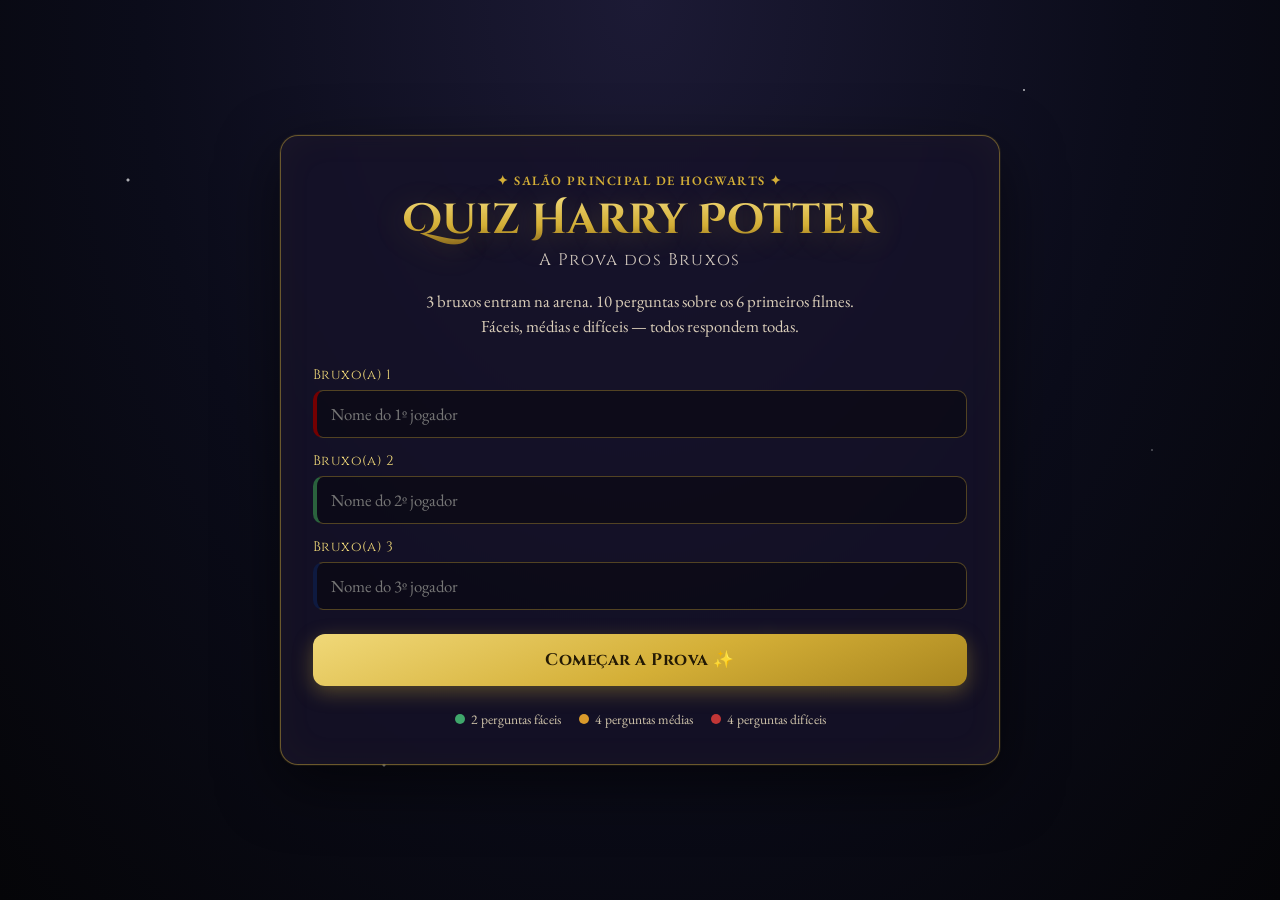
<file: harry-potter-quiz/index.html>
<!DOCTYPE html>
<html lang="pt-BR">
<head>
<meta charset="UTF-8">
<meta name="viewport" content="width=device-width, initial-scale=1.0">
<title>Quiz Harry Potter — A Prova dos Bruxos</title>
<link rel="preconnect" href="https://fonts.googleapis.com">
<link href="https://fonts.googleapis.com/css2?family=Cinzel+Decorative:wght@700;900&family=Cinzel:wght@400;600;700&family=EB+Garamond:ital,wght@0,400;0,600;1,400&display=swap" rel="stylesheet">
<link rel="stylesheet" href="style.css">
</head>
<body>

<div class="stars" id="stars"></div>

<main id="app" class="app">

  <!-- TELA 1: BOAS-VINDAS / CADASTRO -->
  <section id="screen-welcome" class="screen screen--active">
    <div class="card card--welcome">
      <p class="eyebrow">✦ Salão Principal de Hogwarts ✦</p>
      <h1 class="title">Quiz Harry Potter</h1>
      <p class="subtitle">A Prova dos Bruxos</p>
      <p class="lede">3 bruxos entram na arena. 10 perguntas sobre os 6 primeiros filmes.<br>Fáceis, médias e difíceis — todos respondem todas.</p>

      <form id="form-players" class="form-players" autocomplete="off">
        <div class="player-input player-input--1">
          <label for="p1">Bruxo(a) 1</label>
          <input type="text" id="p1" maxlength="18" placeholder="Nome do 1º jogador" required>
        </div>
        <div class="player-input player-input--2">
          <label for="p2">Bruxo(a) 2</label>
          <input type="text" id="p2" maxlength="18" placeholder="Nome do 2º jogador" required>
        </div>
        <div class="player-input player-input--3">
          <label for="p3">Bruxo(a) 3</label>
          <input type="text" id="p3" maxlength="18" placeholder="Nome do 3º jogador" required>
        </div>
        <button type="submit" class="btn btn--primary btn--big">Começar a Prova ✨</button>
      </form>

      <div class="rules">
        <div class="rules__item"><span class="dot dot--easy"></span> 2 perguntas fáceis</div>
        <div class="rules__item"><span class="dot dot--medium"></span> 4 perguntas médias</div>
        <div class="rules__item"><span class="dot dot--hard"></span> 4 perguntas difíceis</div>
      </div>
    </div>
  </section>

  <!-- TELA 2: JOGO -->
  <section id="screen-game" class="screen">
    <div class="hud">
      <div class="hud__progress">
        <span id="progress-label">Pergunta 1 de 10</span>
        <div class="progress-bar"><div id="progress-fill" class="progress-fill"></div></div>
      </div>
      <div class="hud__scores" id="hud-scores"></div>
    </div>

    <div class="card card--game">
      <div class="game-top">
        <span id="difficulty-badge" class="badge">Fácil</span>
        <div class="movie-tag" id="movie-tag">Filme 1</div>
      </div>

      <div class="turn-banner" id="turn-banner">
        <span class="turn-banner__wand">🪄</span>
        <span>Vez de <strong id="turn-player-name">—</strong> responder</span>
      </div>

      <div class="timer-wrap">
        <div id="timer-fill" class="timer-fill"></div>
      </div>

      <h2 id="question-text" class="question-text">Carregando pergunta...</h2>

      <div id="answers" class="answers"></div>

      <div class="game-footer">
        <p id="feedback-text" class="feedback-text"></p>
        <button id="btn-next" class="btn btn--primary btn--next" hidden>Próximo ➜</button>
      </div>
    </div>
  </section>

  <!-- TELA 3: RESULTADO -->
  <section id="screen-result" class="screen">
    <div class="card card--result">
      <p class="eyebrow">✦ A Prova terminou ✦</p>
      <h1 class="title title--small" id="winner-title">E o Campeão de Hogwarts é...</h1>

      <div id="podium" class="podium"></div>

      <div id="result-details" class="result-details"></div>

      <button id="btn-restart" class="btn btn--primary btn--big">Jogar Novamente 🔁</button>
    </div>
  </section>

</main>

<div id="confetti-layer" class="confetti-layer"></div>

<script src="script.js"></script>
</body>
</html>
</file>
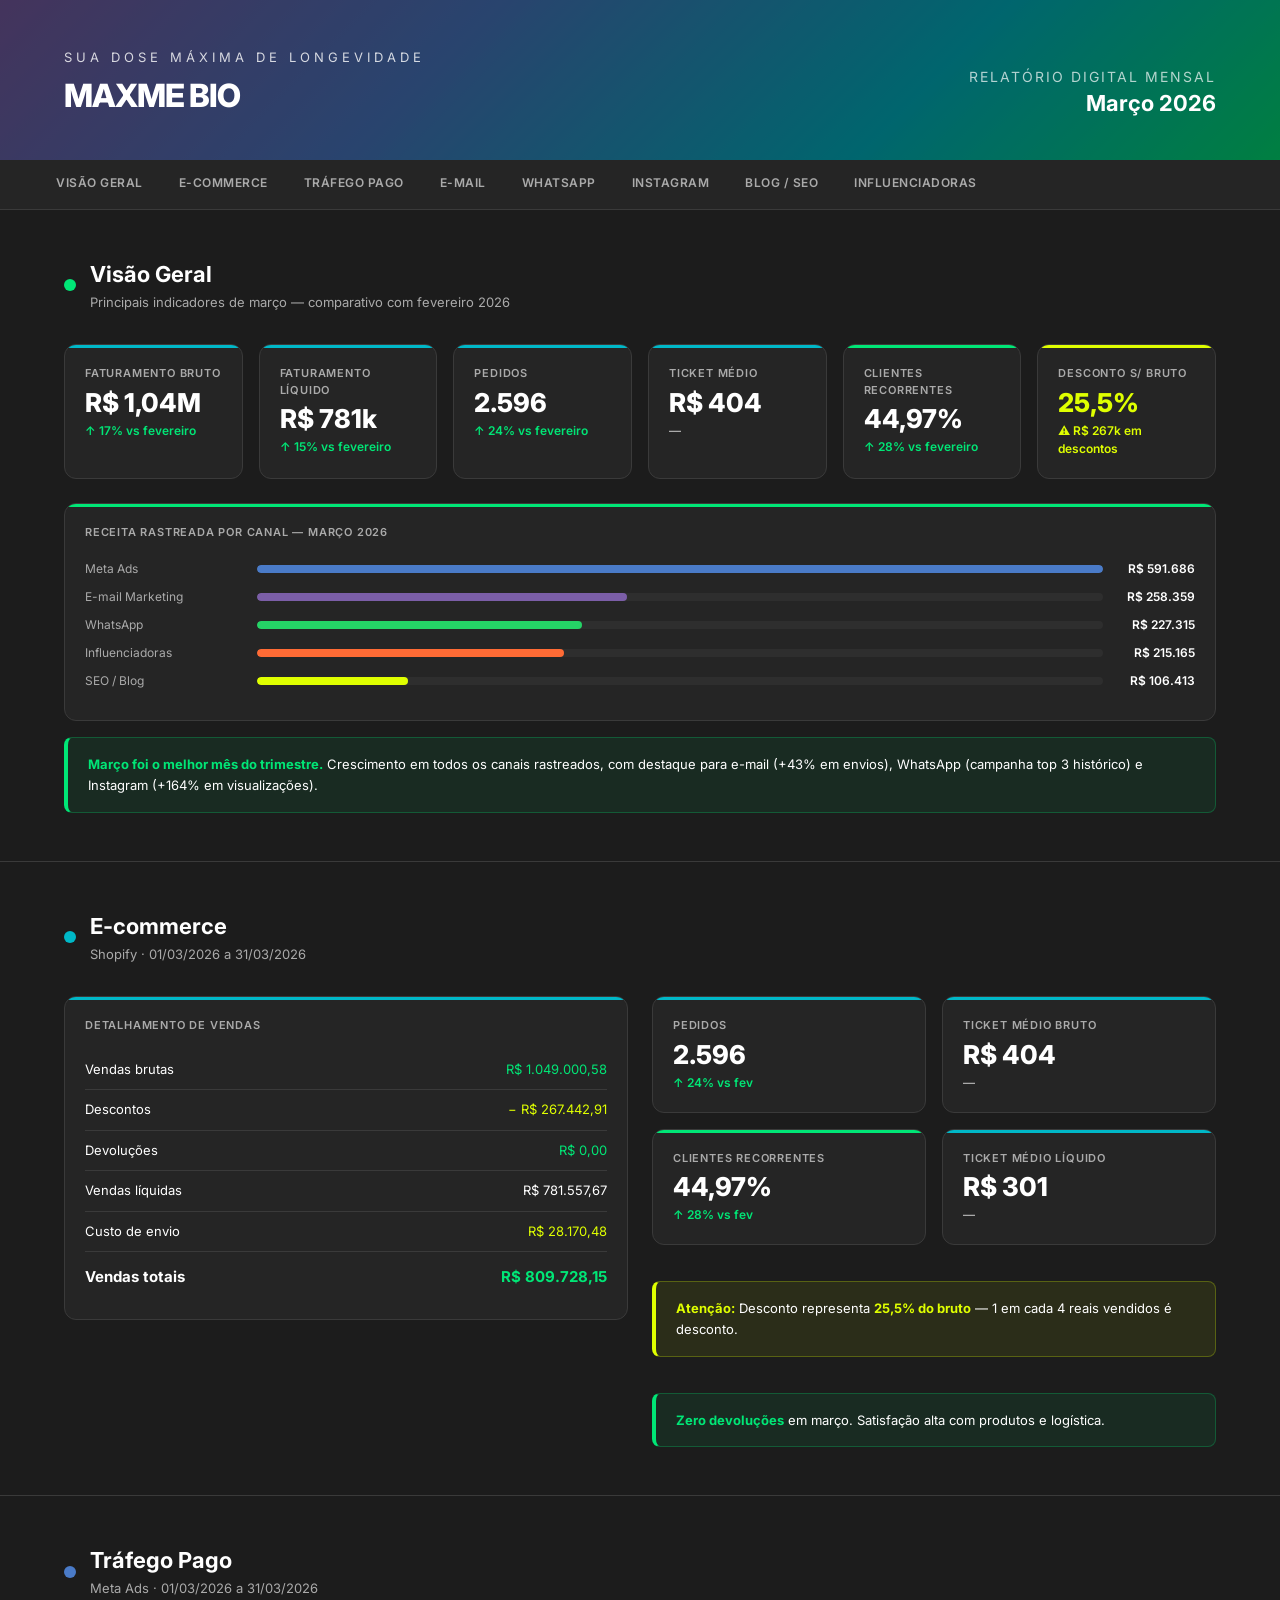
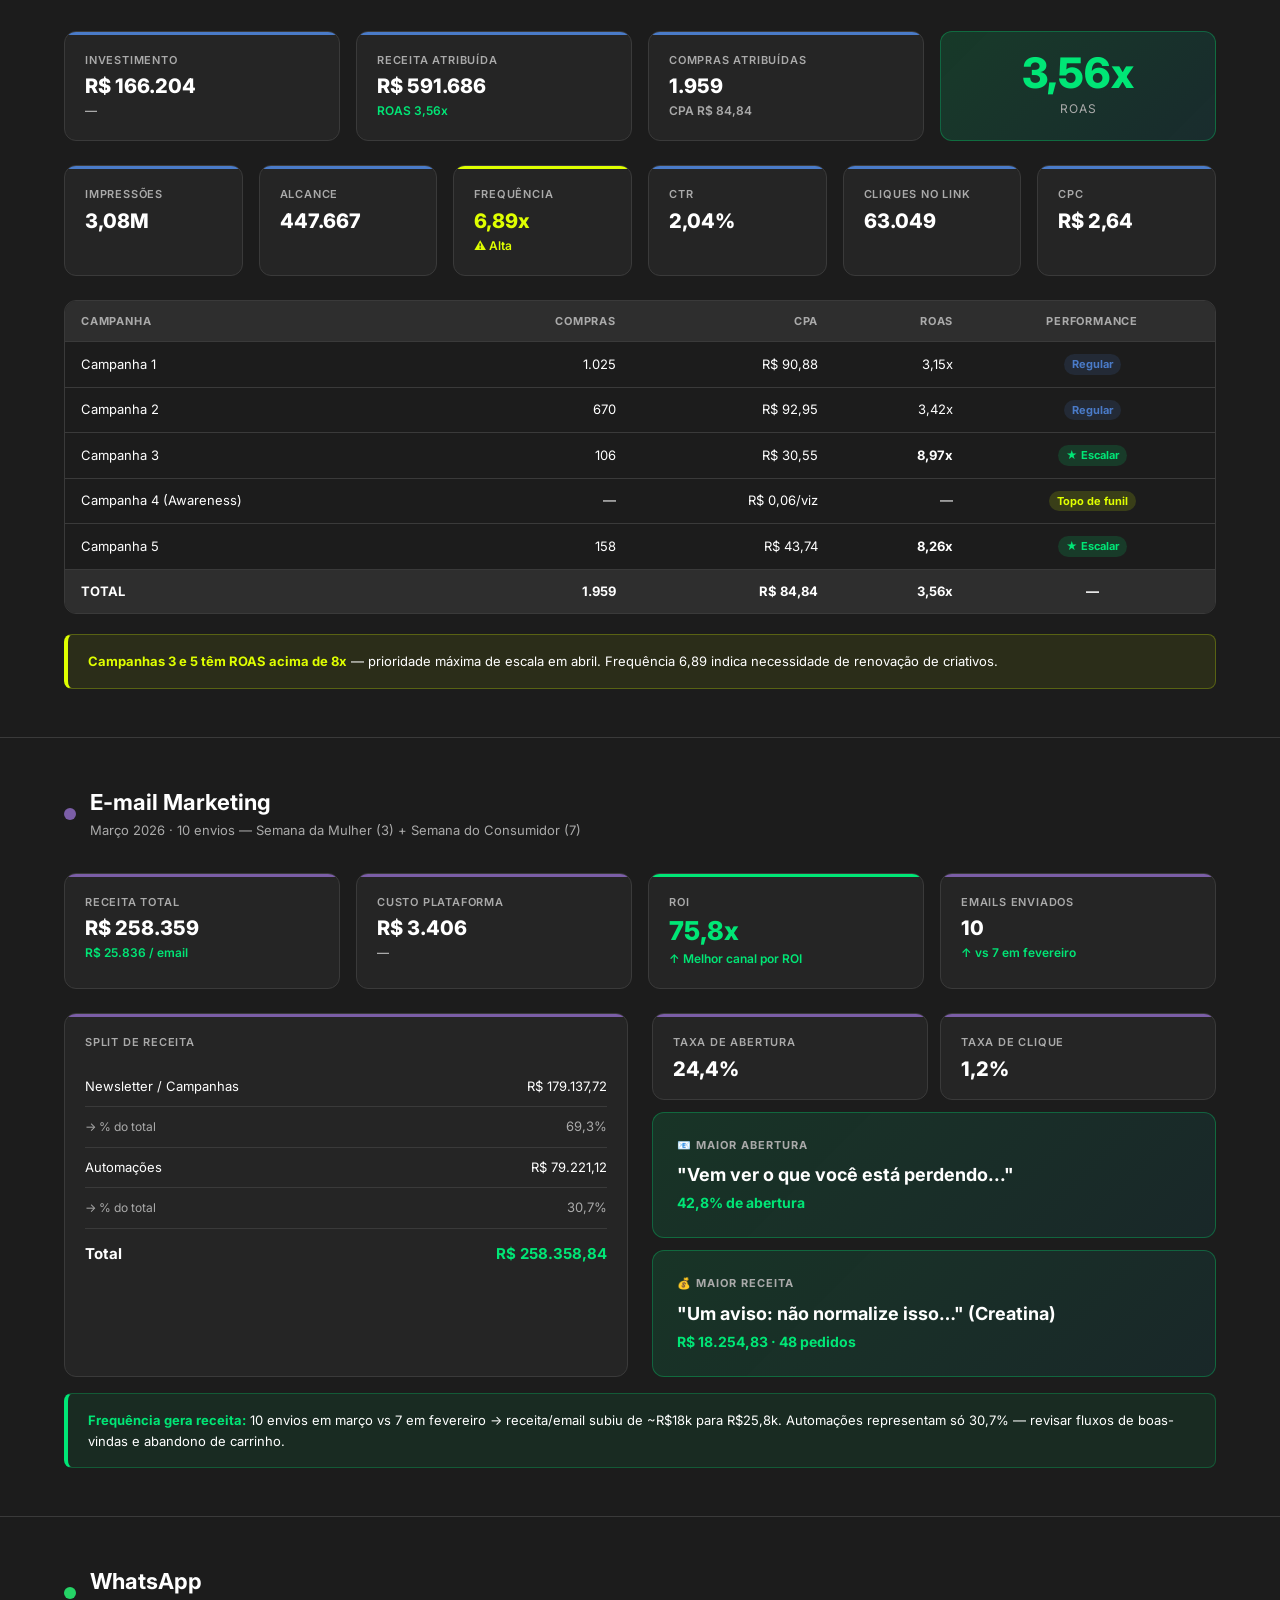
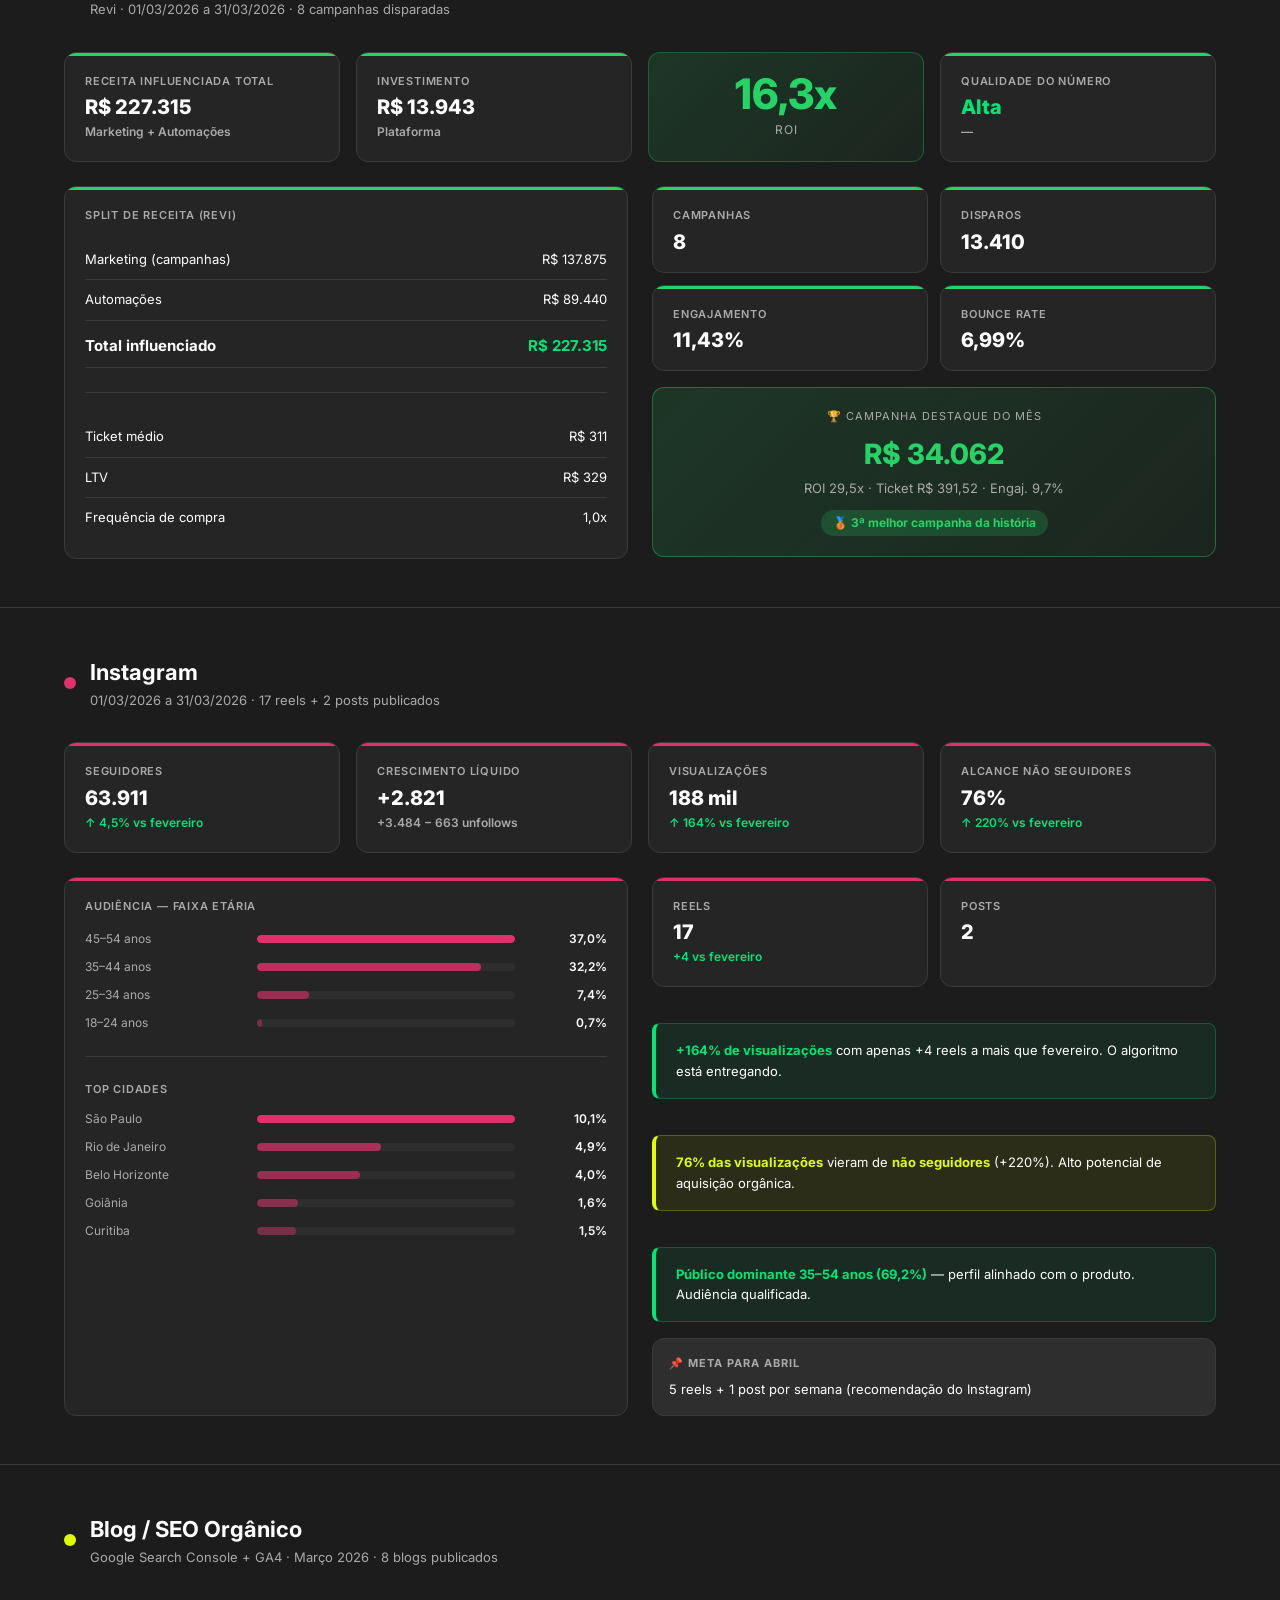
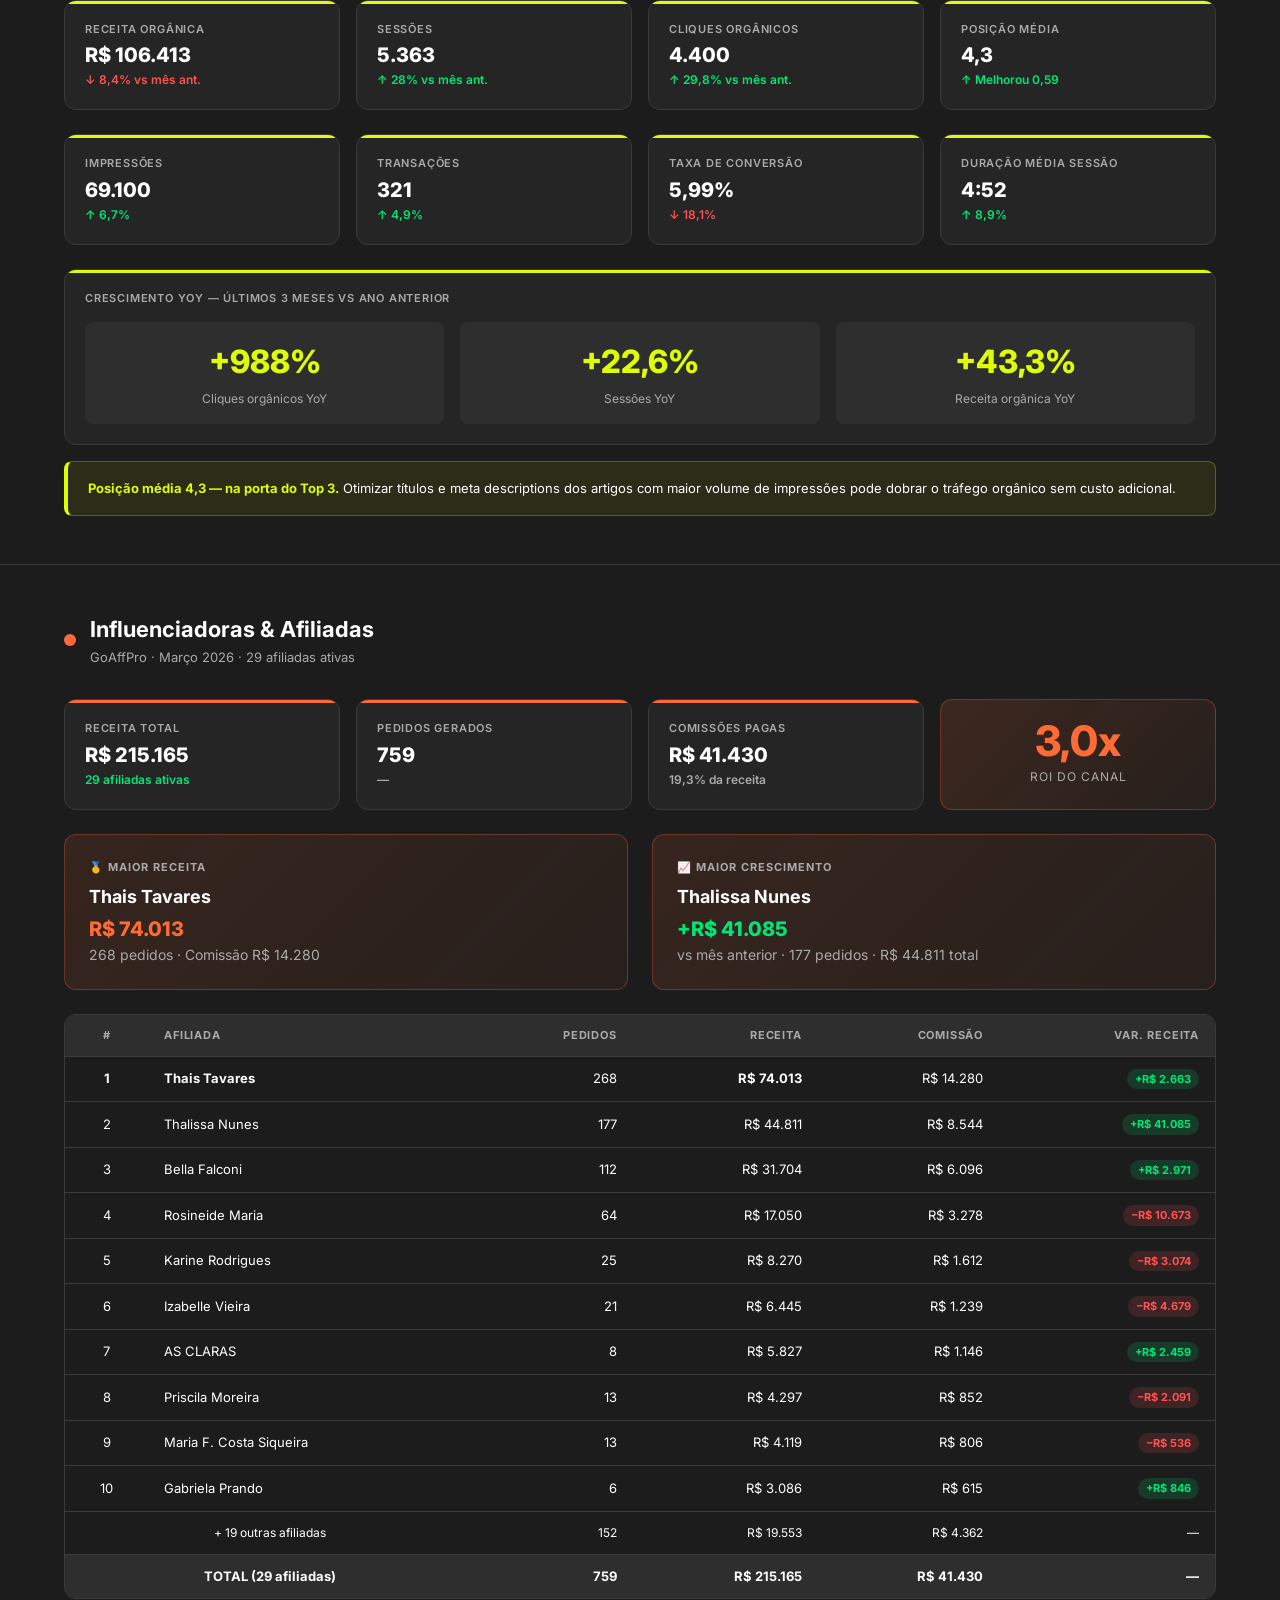
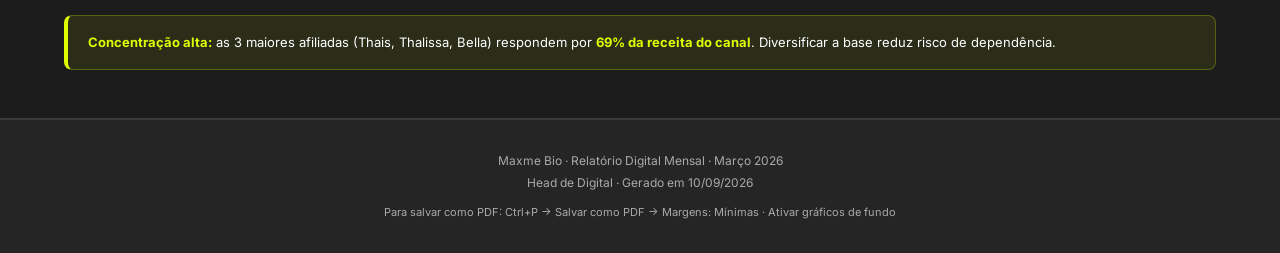
<file: reports/maxme-bio/marco-2026/relatorio-marco-2026.html>
<!DOCTYPE html>
<html lang="pt-BR">
<head>
<meta charset="UTF-8">
<meta name="viewport" content="width=device-width, initial-scale=1.0">
<title>Maxme Bio — Relatório Digital | Março 2026</title>
<style>
  @import url('https://fonts.googleapis.com/css2?family=Inter:wght@300;400;500;600;700;800&display=swap');

  *, *::before, *::after { box-sizing: border-box; margin: 0; padding: 0; }

  :root {
    --bg: #1C1C1C;
    --surface: #252525;
    --surface2: #2E2E2E;
    --border: #3A3A3A;
    --text: #FFFFFF;
    --muted: #AAAAAA;
    --green: #00E676;
    --yellow: #DFFF00;
    --red: #FF5252;
    --orange: #FF6B35;
    --blue: #4A7BC8;
    --teal: #00B8C8;
    --purple: #7B5EA7;
    --wa: #25D366;
    --ig: #E1306C;
  }

  body {
    font-family: 'Inter', sans-serif;
    background: var(--bg);
    color: var(--text);
    line-height: 1.5;
    padding: 0;
  }

  @media print {
    body { background: #fff; color: #111; }
    .no-print { display: none !important; }
    .section { break-inside: avoid; page-break-inside: avoid; }
    .card { background: #f5f5f5 !important; border: 1px solid #ddd !important; }
    .header { background: #1C1C1C !important; -webkit-print-color-adjust: exact; print-color-adjust: exact; }
    * { -webkit-print-color-adjust: exact; print-color-adjust: exact; }
  }

  .container { max-width: 1200px; margin: 0 auto; padding: 0 24px; }

  .header {
    background: linear-gradient(135deg, #7B5EA7 0%, #4A7BC8 35%, #00B8C8 70%, #00E676 100%);
    padding: 48px 0 40px;
    position: relative;
    overflow: hidden;
  }
  .header::before {
    content: '';
    position: absolute;
    inset: 0;
    background: rgba(0,0,0,0.45);
  }
  .header .container { position: relative; z-index: 1; display: flex; justify-content: space-between; align-items: flex-end; flex-wrap: wrap; gap: 16px; }
  .brand { font-size: 32px; font-weight: 800; letter-spacing: -1px; color: #fff; }
  .brand span { font-size: 13px; font-weight: 400; letter-spacing: 4px; text-transform: uppercase; display: block; opacity: 0.8; margin-bottom: 4px; }
  .header-meta { text-align: right; }
  .header-meta .period { font-size: 14px; color: rgba(255,255,255,0.7); text-transform: uppercase; letter-spacing: 2px; }
  .header-meta .title { font-size: 22px; font-weight: 700; color: #fff; }

  .nav {
    background: var(--surface);
    border-bottom: 1px solid var(--border);
    position: sticky;
    top: 0;
    z-index: 100;
  }
  .nav .container { display: flex; gap: 4px; overflow-x: auto; padding: 0; }
  .nav a {
    padding: 14px 16px;
    font-size: 12px;
    font-weight: 600;
    letter-spacing: 0.5px;
    text-transform: uppercase;
    color: var(--muted);
    text-decoration: none;
    white-space: nowrap;
    border-bottom: 3px solid transparent;
    transition: all 0.2s;
  }
  .nav a:hover { color: var(--text); border-color: var(--green); }

  .section { padding: 48px 0; border-bottom: 1px solid var(--border); }
  .section:last-child { border-bottom: none; }
  .section-header { display: flex; align-items: center; gap: 14px; margin-bottom: 32px; }
  .section-dot { width: 12px; height: 12px; border-radius: 50%; flex-shrink: 0; }
  .section-title { font-size: 22px; font-weight: 700; }
  .section-sub { font-size: 13px; color: var(--muted); margin-top: 2px; }

  .kpi-grid { display: grid; grid-template-columns: repeat(auto-fit, minmax(180px, 1fr)); gap: 16px; margin-bottom: 24px; }
  .kpi-grid-3 { grid-template-columns: repeat(3, 1fr); }
  .kpi-grid-4 { grid-template-columns: repeat(4, 1fr); }
  .kpi-grid-6 { grid-template-columns: repeat(6, 1fr); }

  .card {
    background: var(--surface);
    border-radius: 12px;
    padding: 20px;
    border: 1px solid var(--border);
    position: relative;
    overflow: hidden;
  }
  .card::before {
    content: '';
    position: absolute;
    top: 0; left: 0; right: 0;
    height: 3px;
    background: var(--accent, var(--green));
  }
  .card-label { font-size: 11px; font-weight: 600; color: var(--muted); text-transform: uppercase; letter-spacing: 0.8px; margin-bottom: 8px; }
  .card-value { font-size: 26px; font-weight: 800; color: var(--text); line-height: 1; }
  .card-value.sm { font-size: 20px; }
  .card-var { font-size: 12px; font-weight: 600; margin-top: 6px; }
  .pos { color: var(--green); }
  .neg { color: var(--red); }
  .warn { color: var(--yellow); }
  .neu { color: var(--muted); }

  .table-wrap { overflow-x: auto; border-radius: 12px; border: 1px solid var(--border); }
  table { width: 100%; border-collapse: collapse; font-size: 13px; }
  thead th {
    background: var(--surface2);
    padding: 12px 16px;
    text-align: left;
    font-size: 11px;
    font-weight: 700;
    text-transform: uppercase;
    letter-spacing: 0.8px;
    color: var(--muted);
    white-space: nowrap;
  }
  tbody tr { border-top: 1px solid var(--border); }
  tbody tr:hover { background: var(--surface2); }
  tbody td { padding: 12px 16px; color: var(--text); }
  .td-right { text-align: right; }
  .td-center { text-align: center; }
  .badge { display: inline-block; padding: 2px 8px; border-radius: 20px; font-size: 11px; font-weight: 700; }
  .badge-green { background: rgba(0,230,118,0.15); color: var(--green); }
  .badge-red { background: rgba(255,82,82,0.15); color: var(--red); }
  .badge-yellow { background: rgba(223,255,0,0.15); color: var(--yellow); }
  .badge-blue { background: rgba(74,123,200,0.15); color: var(--blue); }

  .insight {
    background: rgba(223,255,0,0.08);
    border: 1px solid rgba(223,255,0,0.25);
    border-left: 4px solid var(--yellow);
    border-radius: 8px;
    padding: 16px 20px;
    margin-top: 20px;
    font-size: 13px;
    color: var(--text);
    line-height: 1.6;
  }
  .insight strong { color: var(--yellow); }
  .insight-green { background: rgba(0,230,118,0.08); border: 1px solid rgba(0,230,118,0.25); border-left: 4px solid var(--green); }
  .insight-green strong { color: var(--green); }
  .insight-red { background: rgba(255,82,82,0.08); border: 1px solid rgba(255,82,82,0.25); border-left: 4px solid var(--red); }
  .insight-red strong { color: var(--red); }

  .roi-card {
    background: linear-gradient(135deg, rgba(0,230,118,0.15), rgba(0,184,200,0.1));
    border: 1px solid rgba(0,230,118,0.3);
    border-radius: 12px;
    padding: 20px;
    text-align: center;
  }
  .roi-card .roi-value { font-size: 42px; font-weight: 800; color: var(--green); line-height: 1; }
  .roi-card .roi-label { font-size: 12px; color: var(--muted); text-transform: uppercase; letter-spacing: 1px; margin-top: 6px; }

  .two-col { display: grid; grid-template-columns: 1fr 1fr; gap: 24px; }
  .three-col { display: grid; grid-template-columns: 1fr 1fr 1fr; gap: 16px; }

  .bar-row { display: flex; align-items: center; gap: 12px; margin-bottom: 10px; }
  .bar-label { font-size: 12px; color: var(--muted); width: 160px; flex-shrink: 0; white-space: nowrap; overflow: hidden; text-overflow: ellipsis; }
  .bar-track { flex: 1; height: 8px; background: var(--surface2); border-radius: 4px; overflow: hidden; }
  .bar-fill { height: 100%; border-radius: 4px; }
  .bar-val { font-size: 12px; font-weight: 600; color: var(--text); width: 80px; text-align: right; }

  .highlight-card {
    background: linear-gradient(135deg, rgba(0,230,118,0.12), rgba(0,184,200,0.08));
    border: 1px solid rgba(0,230,118,0.3);
    border-radius: 12px;
    padding: 24px;
  }
  .highlight-card.orange {
    background: linear-gradient(135deg, rgba(255,107,53,0.12), rgba(255,107,53,0.05));
    border-color: rgba(255,107,53,0.3);
  }
  .highlight-title { font-size: 11px; font-weight: 700; text-transform: uppercase; letter-spacing: 1px; color: var(--muted); margin-bottom: 8px; }
  .highlight-name { font-size: 18px; font-weight: 700; margin-bottom: 4px; }
  .highlight-val { font-size: 14px; color: var(--muted); }

  .divider { border: none; border-top: 1px solid var(--border); margin: 24px 0; }

  .footer { background: var(--surface); border-top: 1px solid var(--border); padding: 32px 0; text-align: center; }
  .footer p { font-size: 12px; color: var(--muted); }

  .receipt-row { display: flex; justify-content: space-between; align-items: center; padding: 10px 0; border-bottom: 1px solid var(--border); font-size: 13px; }
  .receipt-row:last-child { border-bottom: none; }
  .receipt-row.total { font-weight: 700; font-size: 15px; padding-top: 14px; }
  .receipt-row.total .receipt-val { color: var(--green); }

  @media (max-width: 768px) {
    .two-col, .three-col { grid-template-columns: 1fr; }
    .kpi-grid-6 { grid-template-columns: repeat(2, 1fr); }
    .kpi-grid-4 { grid-template-columns: repeat(2, 1fr); }
    .kpi-grid-3 { grid-template-columns: 1fr 1fr; }
    .card-value { font-size: 22px; }
  }
</style>
</head>
<body>

<div class="header">
  <div class="container">
    <div class="brand">
      <span>Sua dose máxima de longevidade</span>
      MAXME BIO
    </div>
    <div class="header-meta">
      <div class="period">Relatório Digital Mensal</div>
      <div class="title">Março 2026</div>
    </div>
  </div>
</div>

<nav class="nav no-print">
  <div class="container">
    <a href="#overview">Visão Geral</a>
    <a href="#ecommerce">E-commerce</a>
    <a href="#ads">Tráfego Pago</a>
    <a href="#email">E-mail</a>
    <a href="#whatsapp">WhatsApp</a>
    <a href="#instagram">Instagram</a>
    <a href="#blog">Blog / SEO</a>
    <a href="#influencers">Influenciadoras</a>
  </div>
</nav>

<section class="section" id="overview">
  <div class="container">
    <div class="section-header">
      <div class="section-dot" style="background:var(--green)"></div>
      <div>
        <div class="section-title">Visão Geral</div>
        <div class="section-sub">Principais indicadores de março — comparativo com fevereiro 2026</div>
      </div>
    </div>
    <div class="kpi-grid kpi-grid-6">
      <div class="card" style="--accent:var(--teal)"><div class="card-label">Faturamento Bruto</div><div class="card-value">R$ 1,04M</div><div class="card-var pos">↑ 17% vs fevereiro</div></div>
      <div class="card" style="--accent:var(--teal)"><div class="card-label">Faturamento Líquido</div><div class="card-value">R$ 781k</div><div class="card-var pos">↑ 15% vs fevereiro</div></div>
      <div class="card" style="--accent:var(--teal)"><div class="card-label">Pedidos</div><div class="card-value">2.596</div><div class="card-var pos">↑ 24% vs fevereiro</div></div>
      <div class="card" style="--accent:var(--teal)"><div class="card-label">Ticket Médio</div><div class="card-value">R$ 404</div><div class="card-var neu">—</div></div>
      <div class="card" style="--accent:var(--green)"><div class="card-label">Clientes Recorrentes</div><div class="card-value">44,97%</div><div class="card-var pos">↑ 28% vs fevereiro</div></div>
      <div class="card" style="--accent:var(--yellow)"><div class="card-label">Desconto s/ Bruto</div><div class="card-value warn">25,5%</div><div class="card-var warn">⚠ R$ 267k em descontos</div></div>
    </div>
    <div class="card" style="--accent:var(--green);margin-top:0">
      <div class="card-label" style="margin-bottom:20px">Receita Rastreada por Canal — Março 2026</div>
      <div class="bar-row"><span class="bar-label">Meta Ads</span><div class="bar-track"><div class="bar-fill" style="width:100%;background:var(--blue)"></div></div><span class="bar-val">R$ 591.686</span></div>
      <div class="bar-row"><span class="bar-label">E-mail Marketing</span><div class="bar-track"><div class="bar-fill" style="width:43.7%;background:var(--purple)"></div></div><span class="bar-val">R$ 258.359</span></div>
      <div class="bar-row"><span class="bar-label">WhatsApp</span><div class="bar-track"><div class="bar-fill" style="width:38.4%;background:var(--wa)"></div></div><span class="bar-val">R$ 227.315</span></div>
      <div class="bar-row"><span class="bar-label">Influenciadoras</span><div class="bar-track"><div class="bar-fill" style="width:36.3%;background:var(--orange)"></div></div><span class="bar-val">R$ 215.165</span></div>
      <div class="bar-row"><span class="bar-label">SEO / Blog</span><div class="bar-track"><div class="bar-fill" style="width:17.9%;background:var(--yellow)"></div></div><span class="bar-val">R$ 106.413</span></div>
    </div>
    <div class="insight insight-green" style="margin-top:16px"><strong>Março foi o melhor mês do trimestre.</strong> Crescimento em todos os canais rastreados, com destaque para e-mail (+43% em envios), WhatsApp (campanha top 3 histórico) e Instagram (+164% em visualizações).</div>
  </div>
</section>

<section class="section" id="ecommerce">
  <div class="container">
    <div class="section-header">
      <div class="section-dot" style="background:var(--teal)"></div>
      <div><div class="section-title">E-commerce</div><div class="section-sub">Shopify · 01/03/2026 a 31/03/2026</div></div>
    </div>
    <div class="two-col">
      <div>
        <div class="card" style="--accent:var(--teal)">
          <div class="card-label" style="margin-bottom:16px">Detalhamento de Vendas</div>
          <div class="receipt-row"><span>Vendas brutas</span><span class="receipt-val pos">R$ 1.049.000,58</span></div>
          <div class="receipt-row"><span>Descontos</span><span class="receipt-val warn">− R$ 267.442,91</span></div>
          <div class="receipt-row"><span>Devoluções</span><span class="receipt-val pos">R$ 0,00</span></div>
          <div class="receipt-row"><span>Vendas líquidas</span><span class="receipt-val">R$ 781.557,67</span></div>
          <div class="receipt-row"><span>Custo de envio</span><span class="receipt-val warn">R$ 28.170,48</span></div>
          <div class="receipt-row total"><span>Vendas totais</span><span class="receipt-val">R$ 809.728,15</span></div>
        </div>
      </div>
      <div style="display:flex;flex-direction:column;gap:16px">
        <div class="kpi-grid" style="grid-template-columns:1fr 1fr;gap:16px;margin-bottom:0">
          <div class="card" style="--accent:var(--teal)"><div class="card-label">Pedidos</div><div class="card-value">2.596</div><div class="card-var pos">↑ 24% vs fev</div></div>
          <div class="card" style="--accent:var(--teal)"><div class="card-label">Ticket Médio Bruto</div><div class="card-value">R$ 404</div><div class="card-var neu">—</div></div>
          <div class="card" style="--accent:var(--green)"><div class="card-label">Clientes Recorrentes</div><div class="card-value">44,97%</div><div class="card-var pos">↑ 28% vs fev</div></div>
          <div class="card" style="--accent:var(--teal)"><div class="card-label">Ticket Médio Líquido</div><div class="card-value">R$ 301</div><div class="card-var neu">—</div></div>
        </div>
        <div class="insight"><strong>Atenção:</strong> Desconto representa <strong>25,5% do bruto</strong> — 1 em cada 4 reais vendidos é desconto.</div>
        <div class="insight insight-green"><strong>Zero devoluções</strong> em março. Satisfação alta com produtos e logística.</div>
      </div>
    </div>
  </div>
</section>

<section class="section" id="ads">
  <div class="container">
    <div class="section-header">
      <div class="section-dot" style="background:var(--blue)"></div>
      <div><div class="section-title">Tráfego Pago</div><div class="section-sub">Meta Ads · 01/03/2026 a 31/03/2026</div></div>
    </div>
    <div class="kpi-grid kpi-grid-4" style="margin-bottom:24px">
      <div class="card" style="--accent:var(--blue)"><div class="card-label">Investimento</div><div class="card-value sm">R$ 166.204</div><div class="card-var neu">—</div></div>
      <div class="card" style="--accent:var(--blue)"><div class="card-label">Receita Atribuída</div><div class="card-value sm">R$ 591.686</div><div class="card-var pos">ROAS 3,56x</div></div>
      <div class="card" style="--accent:var(--blue)"><div class="card-label">Compras Atribuídas</div><div class="card-value sm">1.959</div><div class="card-var neu">CPA R$ 84,84</div></div>
      <div class="roi-card"><div class="roi-value">3,56x</div><div class="roi-label">ROAS</div></div>
    </div>
    <div class="kpi-grid kpi-grid-6" style="margin-bottom:24px">
      <div class="card" style="--accent:var(--blue)"><div class="card-label">Impressões</div><div class="card-value sm">3,08M</div></div>
      <div class="card" style="--accent:var(--blue)"><div class="card-label">Alcance</div><div class="card-value sm">447.667</div></div>
      <div class="card" style="--accent:var(--yellow)"><div class="card-label">Frequência</div><div class="card-value sm warn">6,89x</div><div class="card-var warn">⚠ Alta</div></div>
      <div class="card" style="--accent:var(--blue)"><div class="card-label">CTR</div><div class="card-value sm">2,04%</div></div>
      <div class="card" style="--accent:var(--blue)"><div class="card-label">Cliques no Link</div><div class="card-value sm">63.049</div></div>
      <div class="card" style="--accent:var(--blue)"><div class="card-label">CPC</div><div class="card-value sm">R$ 2,64</div></div>
    </div>
    <div class="table-wrap">
      <table>
        <thead><tr><th>Campanha</th><th class="td-right">Compras</th><th class="td-right">CPA</th><th class="td-right">ROAS</th><th class="td-center">Performance</th></tr></thead>
        <tbody>
          <tr><td>Campanha 1</td><td class="td-right">1.025</td><td class="td-right">R$ 90,88</td><td class="td-right">3,15x</td><td class="td-center"><span class="badge badge-blue">Regular</span></td></tr>
          <tr><td>Campanha 2</td><td class="td-right">670</td><td class="td-right">R$ 92,95</td><td class="td-right">3,42x</td><td class="td-center"><span class="badge badge-blue">Regular</span></td></tr>
          <tr><td>Campanha 3</td><td class="td-right">106</td><td class="td-right">R$ 30,55</td><td class="td-right"><strong>8,97x</strong></td><td class="td-center"><span class="badge badge-green">★ Escalar</span></td></tr>
          <tr><td>Campanha 4 (Awareness)</td><td class="td-right">—</td><td class="td-right">R$ 0,06/viz</td><td class="td-right">—</td><td class="td-center"><span class="badge badge-yellow">Topo de funil</span></td></tr>
          <tr><td>Campanha 5</td><td class="td-right">158</td><td class="td-right">R$ 43,74</td><td class="td-right"><strong>8,26x</strong></td><td class="td-center"><span class="badge badge-green">★ Escalar</span></td></tr>
          <tr style="font-weight:700;background:var(--surface2)"><td>TOTAL</td><td class="td-right">1.959</td><td class="td-right">R$ 84,84</td><td class="td-right">3,56x</td><td class="td-center">—</td></tr>
        </tbody>
      </table>
    </div>
    <div class="insight"><strong>Campanhas 3 e 5 têm ROAS acima de 8x</strong> — prioridade máxima de escala em abril. Frequência 6,89 indica necessidade de renovação de criativos.</div>
  </div>
</section>

<section class="section" id="email">
  <div class="container">
    <div class="section-header">
      <div class="section-dot" style="background:var(--purple)"></div>
      <div><div class="section-title">E-mail Marketing</div><div class="section-sub">Março 2026 · 10 envios — Semana da Mulher (3) + Semana do Consumidor (7)</div></div>
    </div>
    <div class="kpi-grid kpi-grid-4" style="margin-bottom:24px">
      <div class="card" style="--accent:var(--purple)"><div class="card-label">Receita Total</div><div class="card-value sm">R$ 258.359</div><div class="card-var pos">R$ 25.836 / email</div></div>
      <div class="card" style="--accent:var(--purple)"><div class="card-label">Custo Plataforma</div><div class="card-value sm">R$ 3.406</div><div class="card-var neu">—</div></div>
      <div class="card" style="--accent:var(--green)"><div class="card-label">ROI</div><div class="card-value" style="color:var(--green)">75,8x</div><div class="card-var pos">↑ Melhor canal por ROI</div></div>
      <div class="card" style="--accent:var(--purple)"><div class="card-label">Emails Enviados</div><div class="card-value sm">10</div><div class="card-var pos">↑ vs 7 em fevereiro</div></div>
    </div>
    <div class="two-col">
      <div class="card" style="--accent:var(--purple)">
        <div class="card-label" style="margin-bottom:16px">Split de Receita</div>
        <div class="receipt-row"><span>Newsletter / Campanhas</span><span class="receipt-val">R$ 179.137,72</span></div>
        <div class="receipt-row"><span style="color:var(--muted);font-size:12px">→ % do total</span><span class="receipt-val" style="color:var(--muted)">69,3%</span></div>
        <div class="receipt-row"><span>Automações</span><span class="receipt-val">R$ 79.221,12</span></div>
        <div class="receipt-row"><span style="color:var(--muted);font-size:12px">→ % do total</span><span class="receipt-val" style="color:var(--muted)">30,7%</span></div>
        <div class="receipt-row total"><span>Total</span><span class="receipt-val">R$ 258.358,84</span></div>
      </div>
      <div style="display:flex;flex-direction:column;gap:12px">
        <div class="kpi-grid" style="grid-template-columns:1fr 1fr;gap:12px;margin-bottom:0">
          <div class="card" style="--accent:var(--purple)"><div class="card-label">Taxa de Abertura</div><div class="card-value sm">24,4%</div></div>
          <div class="card" style="--accent:var(--purple)"><div class="card-label">Taxa de Clique</div><div class="card-value sm">1,2%</div></div>
        </div>
        <div class="highlight-card"><div class="highlight-title">📧 Maior Abertura</div><div class="highlight-name">"Vem ver o que você está perdendo..."</div><div class="highlight-val" style="color:var(--green);font-weight:700">42,8% de abertura</div></div>
        <div class="highlight-card"><div class="highlight-title">💰 Maior Receita</div><div class="highlight-name">"Um aviso: não normalize isso…" (Creatina)</div><div class="highlight-val" style="color:var(--green);font-weight:700">R$ 18.254,83 · 48 pedidos</div></div>
      </div>
    </div>
    <div class="insight insight-green" style="margin-top:16px"><strong>Frequência gera receita:</strong> 10 envios em março vs 7 em fevereiro → receita/email subiu de ~R$18k para R$25,8k. Automações representam só 30,7% — revisar fluxos de boas-vindas e abandono de carrinho.</div>
  </div>
</section>

<section class="section" id="whatsapp">
  <div class="container">
    <div class="section-header">
      <div class="section-dot" style="background:var(--wa)"></div>
      <div><div class="section-title">WhatsApp</div><div class="section-sub">Revi · 01/03/2026 a 31/03/2026 · 8 campanhas disparadas</div></div>
    </div>
    <div class="kpi-grid kpi-grid-4" style="margin-bottom:24px">
      <div class="card" style="--accent:var(--wa)"><div class="card-label">Receita Influenciada Total</div><div class="card-value sm">R$ 227.315</div><div class="card-var neu">Marketing + Automações</div></div>
      <div class="card" style="--accent:var(--wa)"><div class="card-label">Investimento</div><div class="card-value sm">R$ 13.943</div><div class="card-var neu">Plataforma</div></div>
      <div class="roi-card" style="background:linear-gradient(135deg,rgba(37,211,102,0.15),rgba(37,211,102,0.05));border-color:rgba(37,211,102,0.3)"><div class="roi-value" style="color:var(--wa)">16,3x</div><div class="roi-label">ROI</div></div>
      <div class="card" style="--accent:var(--wa)"><div class="card-label">Qualidade do Número</div><div class="card-value sm pos">Alta</div><div class="card-var neu">—</div></div>
    </div>
    <div class="two-col">
      <div class="card" style="--accent:var(--wa)">
        <div class="card-label" style="margin-bottom:16px">Split de Receita (Revi)</div>
        <div class="receipt-row"><span>Marketing (campanhas)</span><span class="receipt-val">R$ 137.875</span></div>
        <div class="receipt-row"><span>Automações</span><span class="receipt-val">R$ 89.440</span></div>
        <div class="receipt-row total"><span>Total influenciado</span><span class="receipt-val">R$ 227.315</span></div>
        <hr class="divider">
        <div class="receipt-row"><span>Ticket médio</span><span class="receipt-val">R$ 311</span></div>
        <div class="receipt-row"><span>LTV</span><span class="receipt-val">R$ 329</span></div>
        <div class="receipt-row"><span>Frequência de compra</span><span class="receipt-val">1,0x</span></div>
      </div>
      <div style="display:flex;flex-direction:column;gap:16px">
        <div class="kpi-grid" style="grid-template-columns:1fr 1fr;gap:12px;margin-bottom:0">
          <div class="card" style="--accent:var(--wa)"><div class="card-label">Campanhas</div><div class="card-value sm">8</div></div>
          <div class="card" style="--accent:var(--wa)"><div class="card-label">Disparos</div><div class="card-value sm">13.410</div></div>
          <div class="card" style="--accent:var(--wa)"><div class="card-label">Engajamento</div><div class="card-value sm">11,43%</div></div>
          <div class="card" style="--accent:var(--wa)"><div class="card-label">Bounce Rate</div><div class="card-value sm">6,99%</div></div>
        </div>
        <div style="background:linear-gradient(135deg,rgba(37,211,102,0.15),rgba(37,211,102,0.05));border:1px solid rgba(37,211,102,0.4);border-radius:12px;padding:20px;text-align:center">
          <div style="font-size:11px;color:var(--muted);text-transform:uppercase;letter-spacing:1px;margin-bottom:8px">🏆 Campanha Destaque do Mês</div>
          <div style="font-size:28px;font-weight:800;color:var(--wa)">R$ 34.062</div>
          <div style="font-size:13px;color:var(--muted);margin-top:4px">ROI 29,5x · Ticket R$ 391,52 · Engaj. 9,7%</div>
          <div style="margin-top:12px;display:inline-block;background:rgba(37,211,102,0.2);color:var(--wa);font-size:12px;font-weight:700;padding:4px 12px;border-radius:20px">🥉 3ª melhor campanha da história</div>
        </div>
      </div>
    </div>
  </div>
</section>

<section class="section" id="instagram">
  <div class="container">
    <div class="section-header">
      <div class="section-dot" style="background:var(--ig)"></div>
      <div><div class="section-title">Instagram</div><div class="section-sub">01/03/2026 a 31/03/2026 · 17 reels + 2 posts publicados</div></div>
    </div>
    <div class="kpi-grid kpi-grid-4" style="margin-bottom:24px">
      <div class="card" style="--accent:var(--ig)"><div class="card-label">Seguidores</div><div class="card-value sm">63.911</div><div class="card-var pos">↑ 4,5% vs fevereiro</div></div>
      <div class="card" style="--accent:var(--ig)"><div class="card-label">Crescimento Líquido</div><div class="card-value sm">+2.821</div><div class="card-var neu">+3.484 − 663 unfollows</div></div>
      <div class="card" style="--accent:var(--ig)"><div class="card-label">Visualizações</div><div class="card-value sm">188 mil</div><div class="card-var pos">↑ 164% vs fevereiro</div></div>
      <div class="card" style="--accent:var(--ig)"><div class="card-label">Alcance Não Seguidores</div><div class="card-value sm">76%</div><div class="card-var pos">↑ 220% vs fevereiro</div></div>
    </div>
    <div class="two-col">
      <div class="card" style="--accent:var(--ig)">
        <div class="card-label" style="margin-bottom:16px">Audiência — Faixa Etária</div>
        <div class="bar-row"><span class="bar-label">45–54 anos</span><div class="bar-track"><div class="bar-fill" style="width:100%;background:var(--ig)"></div></div><span class="bar-val">37,0%</span></div>
        <div class="bar-row"><span class="bar-label">35–44 anos</span><div class="bar-track"><div class="bar-fill" style="width:87%;background:var(--ig);opacity:0.8"></div></div><span class="bar-val">32,2%</span></div>
        <div class="bar-row"><span class="bar-label">25–34 anos</span><div class="bar-track"><div class="bar-fill" style="width:20%;background:var(--ig);opacity:0.6"></div></div><span class="bar-val">7,4%</span></div>
        <div class="bar-row"><span class="bar-label">18–24 anos</span><div class="bar-track"><div class="bar-fill" style="width:2%;background:var(--ig);opacity:0.4"></div></div><span class="bar-val">0,7%</span></div>
        <hr class="divider">
        <div class="card-label" style="margin-bottom:12px">Top Cidades</div>
        <div class="bar-row"><span class="bar-label">São Paulo</span><div class="bar-track"><div class="bar-fill" style="width:100%;background:var(--ig)"></div></div><span class="bar-val">10,1%</span></div>
        <div class="bar-row"><span class="bar-label">Rio de Janeiro</span><div class="bar-track"><div class="bar-fill" style="width:48%;background:var(--ig);opacity:0.7"></div></div><span class="bar-val">4,9%</span></div>
        <div class="bar-row"><span class="bar-label">Belo Horizonte</span><div class="bar-track"><div class="bar-fill" style="width:40%;background:var(--ig);opacity:0.6"></div></div><span class="bar-val">4,0%</span></div>
        <div class="bar-row"><span class="bar-label">Goiânia</span><div class="bar-track"><div class="bar-fill" style="width:16%;background:var(--ig);opacity:0.5"></div></div><span class="bar-val">1,6%</span></div>
        <div class="bar-row"><span class="bar-label">Curitiba</span><div class="bar-track"><div class="bar-fill" style="width:15%;background:var(--ig);opacity:0.4"></div></div><span class="bar-val">1,5%</span></div>
      </div>
      <div style="display:flex;flex-direction:column;gap:16px">
        <div class="kpi-grid" style="grid-template-columns:1fr 1fr;gap:12px;margin-bottom:0">
          <div class="card" style="--accent:var(--ig)"><div class="card-label">Reels</div><div class="card-value sm">17</div><div class="card-var pos">+4 vs fevereiro</div></div>
          <div class="card" style="--accent:var(--ig)"><div class="card-label">Posts</div><div class="card-value sm">2</div></div>
        </div>
        <div class="insight insight-green"><strong>+164% de visualizações</strong> com apenas +4 reels a mais que fevereiro. O algoritmo está entregando.</div>
        <div class="insight"><strong>76% das visualizações</strong> vieram de <strong>não seguidores</strong> (+220%). Alto potencial de aquisição orgânica.</div>
        <div class="insight insight-green"><strong>Público dominante 35–54 anos (69,2%)</strong> — perfil alinhado com o produto. Audiência qualificada.</div>
        <div style="background:var(--surface2);border-radius:12px;padding:16px;border:1px solid var(--border)"><div style="font-size:11px;font-weight:700;text-transform:uppercase;letter-spacing:1px;color:var(--muted);margin-bottom:8px">📌 Meta para Abril</div><div style="font-size:13px">5 reels + 1 post por semana (recomendação do Instagram)</div></div>
      </div>
    </div>
  </div>
</section>

<section class="section" id="blog">
  <div class="container">
    <div class="section-header">
      <div class="section-dot" style="background:var(--yellow)"></div>
      <div><div class="section-title">Blog / SEO Orgânico</div><div class="section-sub">Google Search Console + GA4 · Março 2026 · 8 blogs publicados</div></div>
    </div>
    <div class="kpi-grid kpi-grid-4" style="margin-bottom:24px">
      <div class="card" style="--accent:var(--yellow)"><div class="card-label">Receita Orgânica</div><div class="card-value sm">R$ 106.413</div><div class="card-var neg">↓ 8,4% vs mês ant.</div></div>
      <div class="card" style="--accent:var(--yellow)"><div class="card-label">Sessões</div><div class="card-value sm">5.363</div><div class="card-var pos">↑ 28% vs mês ant.</div></div>
      <div class="card" style="--accent:var(--yellow)"><div class="card-label">Cliques Orgânicos</div><div class="card-value sm">4.400</div><div class="card-var pos">↑ 29,8% vs mês ant.</div></div>
      <div class="card" style="--accent:var(--yellow)"><div class="card-label">Posição Média</div><div class="card-value sm">4,3</div><div class="card-var pos">↑ Melhorou 0,59</div></div>
    </div>
    <div class="kpi-grid kpi-grid-4" style="margin-bottom:24px">
      <div class="card" style="--accent:var(--yellow)"><div class="card-label">Impressões</div><div class="card-value sm">69.100</div><div class="card-var pos">↑ 6,7%</div></div>
      <div class="card" style="--accent:var(--yellow)"><div class="card-label">Transações</div><div class="card-value sm">321</div><div class="card-var pos">↑ 4,9%</div></div>
      <div class="card" style="--accent:var(--yellow)"><div class="card-label">Taxa de Conversão</div><div class="card-value sm">5,99%</div><div class="card-var neg">↓ 18,1%</div></div>
      <div class="card" style="--accent:var(--yellow)"><div class="card-label">Duração Média Sessão</div><div class="card-value sm">4:52</div><div class="card-var pos">↑ 8,9%</div></div>
    </div>
    <div class="card" style="--accent:var(--yellow)">
      <div class="card-label" style="margin-bottom:16px">Crescimento YoY — Últimos 3 meses vs Ano Anterior</div>
      <div class="three-col">
        <div style="text-align:center;padding:16px;background:var(--surface2);border-radius:8px"><div style="font-size:32px;font-weight:800;color:var(--yellow)">+988%</div><div style="font-size:12px;color:var(--muted);margin-top:4px">Cliques orgânicos YoY</div></div>
        <div style="text-align:center;padding:16px;background:var(--surface2);border-radius:8px"><div style="font-size:32px;font-weight:800;color:var(--yellow)">+22,6%</div><div style="font-size:12px;color:var(--muted);margin-top:4px">Sessões YoY</div></div>
        <div style="text-align:center;padding:16px;background:var(--surface2);border-radius:8px"><div style="font-size:32px;font-weight:800;color:var(--yellow)">+43,3%</div><div style="font-size:12px;color:var(--muted);margin-top:4px">Receita orgânica YoY</div></div>
      </div>
    </div>
    <div class="insight" style="margin-top:16px"><strong>Posição média 4,3 — na porta do Top 3.</strong> Otimizar títulos e meta descriptions dos artigos com maior volume de impressões pode dobrar o tráfego orgânico sem custo adicional.</div>
  </div>
</section>

<section class="section" id="influencers">
  <div class="container">
    <div class="section-header">
      <div class="section-dot" style="background:var(--orange)"></div>
      <div><div class="section-title">Influenciadoras & Afiliadas</div><div class="section-sub">GoAffPro · Março 2026 · 29 afiliadas ativas</div></div>
    </div>
    <div class="kpi-grid kpi-grid-4" style="margin-bottom:24px">
      <div class="card" style="--accent:var(--orange)"><div class="card-label">Receita Total</div><div class="card-value sm">R$ 215.165</div><div class="card-var pos">29 afiliadas ativas</div></div>
      <div class="card" style="--accent:var(--orange)"><div class="card-label">Pedidos Gerados</div><div class="card-value sm">759</div><div class="card-var neu">—</div></div>
      <div class="card" style="--accent:var(--orange)"><div class="card-label">Comissões Pagas</div><div class="card-value sm">R$ 41.430</div><div class="card-var neu">19,3% da receita</div></div>
      <div class="roi-card" style="background:linear-gradient(135deg,rgba(255,107,53,0.15),rgba(255,107,53,0.05));border-color:rgba(255,107,53,0.3)"><div class="roi-value" style="color:var(--orange)">3,0x</div><div class="roi-label">ROI do canal</div></div>
    </div>
    <div class="two-col" style="margin-bottom:24px">
      <div class="highlight-card orange"><div class="highlight-title">🥇 Maior Receita</div><div class="highlight-name">Thais Tavares</div><div class="highlight-val" style="color:var(--orange);font-size:20px;font-weight:800;margin-top:4px">R$ 74.013</div><div class="highlight-val">268 pedidos · Comissão R$ 14.280</div></div>
      <div class="highlight-card orange"><div class="highlight-title">📈 Maior Crescimento</div><div class="highlight-name">Thalissa Nunes</div><div class="highlight-val" style="color:var(--green);font-size:20px;font-weight:800;margin-top:4px">+R$ 41.085</div><div class="highlight-val">vs mês anterior · 177 pedidos · R$ 44.811 total</div></div>
    </div>
    <div class="table-wrap">
      <table>
        <thead><tr><th class="td-center">#</th><th>Afiliada</th><th class="td-right">Pedidos</th><th class="td-right">Receita</th><th class="td-right">Comissão</th><th class="td-right">Var. Receita</th></tr></thead>
        <tbody>
          <tr><td class="td-center"><strong>1</strong></td><td><strong>Thais Tavares</strong></td><td class="td-right">268</td><td class="td-right"><strong>R$ 74.013</strong></td><td class="td-right">R$ 14.280</td><td class="td-right"><span class="badge badge-green">+R$ 2.663</span></td></tr>
          <tr><td class="td-center">2</td><td>Thalissa Nunes</td><td class="td-right">177</td><td class="td-right">R$ 44.811</td><td class="td-right">R$ 8.544</td><td class="td-right"><span class="badge badge-green">+R$ 41.085</span></td></tr>
          <tr><td class="td-center">3</td><td>Bella Falconi</td><td class="td-right">112</td><td class="td-right">R$ 31.704</td><td class="td-right">R$ 6.096</td><td class="td-right"><span class="badge badge-green">+R$ 2.971</span></td></tr>
          <tr><td class="td-center">4</td><td>Rosineide Maria</td><td class="td-right">64</td><td class="td-right">R$ 17.050</td><td class="td-right">R$ 3.278</td><td class="td-right"><span class="badge badge-red">−R$ 10.673</span></td></tr>
          <tr><td class="td-center">5</td><td>Karine Rodrigues</td><td class="td-right">25</td><td class="td-right">R$ 8.270</td><td class="td-right">R$ 1.612</td><td class="td-right"><span class="badge badge-red">−R$ 3.074</span></td></tr>
          <tr><td class="td-center">6</td><td>Izabelle Vieira</td><td class="td-right">21</td><td class="td-right">R$ 6.445</td><td class="td-right">R$ 1.239</td><td class="td-right"><span class="badge badge-red">−R$ 4.679</span></td></tr>
          <tr><td class="td-center">7</td><td>AS CLARAS</td><td class="td-right">8</td><td class="td-right">R$ 5.827</td><td class="td-right">R$ 1.146</td><td class="td-right"><span class="badge badge-green">+R$ 2.459</span></td></tr>
          <tr><td class="td-center">8</td><td>Priscila Moreira</td><td class="td-right">13</td><td class="td-right">R$ 4.297</td><td class="td-right">R$ 852</td><td class="td-right"><span class="badge badge-red">−R$ 2.091</span></td></tr>
          <tr><td class="td-center">9</td><td>Maria F. Costa Siqueira</td><td class="td-right">13</td><td class="td-right">R$ 4.119</td><td class="td-right">R$ 806</td><td class="td-right"><span class="badge badge-red">−R$ 536</span></td></tr>
          <tr><td class="td-center">10</td><td>Gabriela Prando</td><td class="td-right">6</td><td class="td-right">R$ 3.086</td><td class="td-right">R$ 615</td><td class="td-right"><span class="badge badge-green">+R$ 846</span></td></tr>
          <tr style="color:var(--muted);font-size:12px"><td class="td-center" colspan="2">+ 19 outras afiliadas</td><td class="td-right">152</td><td class="td-right">R$ 19.553</td><td class="td-right">R$ 4.362</td><td class="td-right">—</td></tr>
          <tr style="font-weight:700;background:var(--surface2)"><td class="td-center" colspan="2">TOTAL (29 afiliadas)</td><td class="td-right">759</td><td class="td-right">R$ 215.165</td><td class="td-right">R$ 41.430</td><td class="td-right">—</td></tr>
        </tbody>
      </table>
    </div>
    <div class="insight" style="margin-top:16px"><strong>Concentração alta:</strong> as 3 maiores afiliadas (Thais, Thalissa, Bella) respondem por <strong>69% da receita do canal</strong>. Diversificar a base reduz risco de dependência.</div>
  </div>
</section>

<div class="footer">
  <div class="container">
    <p>Maxme Bio · Relatório Digital Mensal · Março 2026</p>
    <p style="margin-top:4px">Head de Digital · Gerado em 10/09/2026</p>
    <p style="margin-top:12px;font-size:11px">Para salvar como PDF: Ctrl+P → Salvar como PDF → Margens: Mínimas · Ativar gráficos de fundo</p>
  </div>
</div>

</body>
</html>
</file>
<file: harry-potter-quiz/style.css>
:root {
  --bg-1: #0b0c1a;
  --bg-2: #161329;
  --parchment: #f4e9d8;
  --gold: #d4af37;
  --gold-bright: #f0d878;
  --maroon: #7a0c0c;
  --maroon-bright: #a11818;
  --green: #1a472a;
  --ink: #2a2118;
  --easy: #3fa76b;
  --medium: #d99a2b;
  --hard: #c23636;
  --card-bg: rgba(22, 19, 41, 0.78);
  --border-glow: rgba(212, 175, 55, 0.45);
  font-size: 16px;
}

* { box-sizing: border-box; }

html, body {
  margin: 0;
  padding: 0;
  min-height: 100vh;
  background: radial-gradient(ellipse at top, #1c1a35 0%, var(--bg-1) 55%, #050508 100%);
  color: var(--parchment);
  font-family: 'EB Garamond', Georgia, serif;
  overflow-x: hidden;
}

.stars {
  position: fixed;
  inset: 0;
  z-index: 0;
  pointer-events: none;
  background-image:
    radial-gradient(2px 2px at 10% 20%, #ffffffaa 50%, transparent 100%),
    radial-gradient(1.5px 1.5px at 80% 10%, #ffffff88 50%, transparent 100%),
    radial-gradient(1.5px 1.5px at 60% 70%, #ffffff77 50%, transparent 100%),
    radial-gradient(2px 2px at 30% 85%, #ffffff99 50%, transparent 100%),
    radial-gradient(1px 1px at 90% 50%, #ffffff66 50%, transparent 100%),
    radial-gradient(1px 1px at 45% 40%, #ffffff55 50%, transparent 100%);
  animation: twinkle 4s ease-in-out infinite alternate;
}

@keyframes twinkle {
  from { opacity: 0.5; }
  to { opacity: 1; }
}

.app {
  position: relative;
  z-index: 1;
  min-height: 100vh;
  display: flex;
  align-items: center;
  justify-content: center;
  padding: 24px 16px;
}

.screen {
  display: none;
  width: 100%;
  max-width: 720px;
  animation: fadeIn 0.5s ease;
}
.screen--active { display: block; }

@keyframes fadeIn {
  from { opacity: 0; transform: translateY(12px); }
  to { opacity: 1; transform: translateY(0); }
}

.card {
  background: var(--card-bg);
  border: 1px solid var(--border-glow);
  border-radius: 18px;
  padding: 36px 32px;
  backdrop-filter: blur(6px);
  box-shadow: 0 0 0 1px rgba(212,175,55,0.08), 0 20px 60px rgba(0,0,0,0.55), inset 0 0 40px rgba(212,175,55,0.04);
  text-align: center;
}

.eyebrow {
  color: var(--gold);
  letter-spacing: 0.12em;
  text-transform: uppercase;
  font-size: 0.8rem;
  margin: 0 0 8px;
  font-weight: 600;
}

.title {
  font-family: 'Cinzel Decorative', 'Cinzel', serif;
  font-size: 2.6rem;
  margin: 0;
  background: linear-gradient(180deg, var(--gold-bright), var(--gold) 60%, #8a6a1f);
  -webkit-background-clip: text;
  background-clip: text;
  color: transparent;
  text-shadow: 0 4px 30px rgba(212,175,55,0.25);
  line-height: 1.15;
}
.title--small { font-size: 1.7rem; }

.subtitle {
  font-family: 'Cinzel', serif;
  color: var(--parchment);
  letter-spacing: 0.08em;
  margin: 4px 0 18px;
  font-size: 1.05rem;
  opacity: 0.85;
}

.lede {
  color: #d9cdb8;
  font-size: 1.05rem;
  line-height: 1.5;
  margin: 0 0 26px;
}

/* Formulário de jogadores */
.form-players {
  display: flex;
  flex-direction: column;
  gap: 14px;
  text-align: left;
}
.player-input label {
  display: block;
  font-family: 'Cinzel', serif;
  font-size: 0.85rem;
  color: var(--gold-bright);
  margin-bottom: 6px;
  letter-spacing: 0.03em;
}
.player-input input {
  width: 100%;
  padding: 12px 14px;
  border-radius: 10px;
  border: 1.5px solid rgba(212,175,55,0.35);
  background: rgba(0,0,0,0.35);
  color: var(--parchment);
  font-family: 'EB Garamond', serif;
  font-size: 1.05rem;
  outline: none;
  transition: border-color 0.2s, box-shadow 0.2s;
}
.player-input input:focus {
  border-color: var(--gold);
  box-shadow: 0 0 0 3px rgba(212,175,55,0.18);
}
.player-input--1 input { border-left: 4px solid #740001; }
.player-input--2 input { border-left: 4px solid #2a623d; }
.player-input--3 input { border-left: 4px solid #0e1a40; }

.btn {
  cursor: pointer;
  border: none;
  border-radius: 12px;
  font-family: 'Cinzel', serif;
  font-weight: 700;
  letter-spacing: 0.03em;
  transition: transform 0.15s ease, box-shadow 0.15s ease, filter 0.15s ease;
}
.btn:active { transform: scale(0.97); }

.btn--primary {
  background: linear-gradient(160deg, var(--gold-bright), var(--gold) 55%, #a9861f);
  color: #241a05;
  box-shadow: 0 6px 20px rgba(212,175,55,0.35);
}
.btn--primary:hover { filter: brightness(1.08); box-shadow: 0 8px 26px rgba(212,175,55,0.5); }

.btn--big {
  margin-top: 10px;
  padding: 15px 20px;
  font-size: 1.05rem;
  width: 100%;
}

.rules {
  display: flex;
  justify-content: center;
  gap: 18px;
  flex-wrap: wrap;
  margin-top: 24px;
  font-size: 0.85rem;
  color: #cfc3aa;
}
.rules__item { display: flex; align-items: center; gap: 6px; }
.dot { width: 10px; height: 10px; border-radius: 50%; display: inline-block; }
.dot--easy { background: var(--easy); }
.dot--medium { background: var(--medium); }
.dot--hard { background: var(--hard); }

/* HUD */
.hud {
  width: 100%;
  max-width: 720px;
  margin-bottom: 14px;
}
.hud__progress { text-align: left; margin-bottom: 10px; }
.hud__progress span {
  font-family: 'Cinzel', serif;
  font-size: 0.8rem;
  color: var(--gold-bright);
  letter-spacing: 0.04em;
}
.progress-bar {
  width: 100%;
  height: 8px;
  border-radius: 6px;
  background: rgba(255,255,255,0.08);
  overflow: hidden;
  margin-top: 6px;
  border: 1px solid rgba(212,175,55,0.2);
}
.progress-fill {
  height: 100%;
  width: 0%;
  background: linear-gradient(90deg, var(--gold), var(--gold-bright));
  transition: width 0.4s ease;
}

.hud__scores {
  display: flex;
  gap: 10px;
  flex-wrap: wrap;
}
.score-chip {
  flex: 1;
  min-width: 140px;
  background: rgba(0,0,0,0.35);
  border: 1px solid rgba(212,175,55,0.25);
  border-radius: 12px;
  padding: 8px 12px;
  display: flex;
  justify-content: space-between;
  align-items: center;
  font-family: 'Cinzel', serif;
  font-size: 0.82rem;
  transition: box-shadow 0.3s, border-color 0.3s;
}
.score-chip strong { color: var(--gold-bright); font-size: 0.95rem; }
.score-chip.active-turn {
  border-color: var(--gold);
  box-shadow: 0 0 0 2px rgba(212,175,55,0.35), 0 0 18px rgba(212,175,55,0.35);
}
.score-chip__name { display: flex; align-items: center; gap: 6px; }

/* Game card */
.card--game { text-align: left; }
.game-top {
  display: flex;
  justify-content: space-between;
  align-items: center;
  margin-bottom: 14px;
}

.badge {
  display: inline-block;
  padding: 5px 14px;
  border-radius: 999px;
  font-family: 'Cinzel', serif;
  font-size: 0.78rem;
  font-weight: 700;
  letter-spacing: 0.05em;
  text-transform: uppercase;
  color: #fff;
}
.badge--easy { background: var(--easy); }
.badge--medium { background: var(--medium); color: #241a05; }
.badge--hard { background: var(--hard); }

.movie-tag {
  font-size: 0.8rem;
  color: #cbb98f;
  font-style: italic;
}

.turn-banner {
  display: flex;
  align-items: center;
  gap: 10px;
  background: rgba(212,175,55,0.1);
  border: 1px solid rgba(212,175,55,0.3);
  border-radius: 10px;
  padding: 10px 14px;
  margin-bottom: 14px;
  font-family: 'Cinzel', serif;
  font-size: 0.9rem;
}
.turn-banner__wand { font-size: 1.2rem; animation: wandSpin 2s ease-in-out infinite; display: inline-block; }
@keyframes wandSpin {
  0%, 100% { transform: rotate(-8deg); }
  50% { transform: rotate(8deg); }
}
.turn-banner strong { color: var(--gold-bright); }

.timer-wrap {
  width: 100%;
  height: 6px;
  background: rgba(255,255,255,0.08);
  border-radius: 4px;
  overflow: hidden;
  margin-bottom: 18px;
}
.timer-fill {
  height: 100%;
  width: 100%;
  background: linear-gradient(90deg, var(--easy), var(--medium) 60%, var(--hard));
  transform-origin: left;
  transition: width 1s linear;
}
.timer-fill.timer-warn { filter: hue-rotate(0deg); }

.question-text {
  font-family: 'Cinzel', serif;
  font-size: 1.3rem;
  line-height: 1.4;
  margin: 0 0 20px;
  color: var(--parchment);
}

.answers {
  display: grid;
  grid-template-columns: 1fr 1fr;
  gap: 12px;
}
@media (max-width: 560px) {
  .answers { grid-template-columns: 1fr; }
}

.answer-btn {
  text-align: left;
  padding: 14px 16px;
  border-radius: 12px;
  border: 1.5px solid rgba(212,175,55,0.3);
  background: rgba(0,0,0,0.3);
  color: var(--parchment);
  font-family: 'EB Garamond', serif;
  font-size: 1.02rem;
  cursor: pointer;
  transition: all 0.15s ease;
  display: flex;
  align-items: center;
  gap: 10px;
}
.answer-btn:hover:not(:disabled) {
  border-color: var(--gold);
  background: rgba(212,175,55,0.12);
  transform: translateY(-2px);
}
.answer-btn:disabled { cursor: default; }
.answer-btn__letter {
  width: 26px;
  height: 26px;
  border-radius: 50%;
  border: 1px solid rgba(212,175,55,0.5);
  display: flex;
  align-items: center;
  justify-content: center;
  font-family: 'Cinzel', serif;
  font-size: 0.8rem;
  flex-shrink: 0;
}

.answer-btn.correct {
  background: rgba(63,167,107,0.25);
  border-color: var(--easy);
  box-shadow: 0 0 0 2px rgba(63,167,107,0.4);
}
.answer-btn.wrong {
  background: rgba(194,54,54,0.25);
  border-color: var(--hard);
  box-shadow: 0 0 0 2px rgba(194,54,54,0.4);
  animation: shake 0.4s ease;
}
@keyframes shake {
  0%, 100% { transform: translateX(0); }
  25% { transform: translateX(-6px); }
  75% { transform: translateX(6px); }
}

.game-footer {
  margin-top: 18px;
  display: flex;
  flex-direction: column;
  align-items: center;
  gap: 10px;
  min-height: 40px;
}
.feedback-text {
  margin: 0;
  font-family: 'Cinzel', serif;
  font-size: 0.95rem;
  text-align: center;
}
.feedback-text.ok { color: var(--easy); }
.feedback-text.bad { color: var(--hard); }
.feedback-text.time { color: var(--medium); }

.btn--next { padding: 10px 28px; }

/* Resultado */
.card--result { }
.podium {
  display: flex;
  align-items: flex-end;
  justify-content: center;
  gap: 14px;
  margin: 28px 0 24px;
}
.podium__spot {
  display: flex;
  flex-direction: column;
  align-items: center;
  gap: 8px;
  width: 110px;
}
.podium__medal { font-size: 1.8rem; }
.podium__name {
  font-family: 'Cinzel', serif;
  font-size: 0.9rem;
  color: var(--gold-bright);
  text-align: center;
  word-break: break-word;
}
.podium__score { font-size: 0.8rem; color: #cbb98f; }
.podium__bar {
  width: 100%;
  border-radius: 8px 8px 0 0;
  background: linear-gradient(180deg, var(--gold-bright), var(--gold));
  box-shadow: 0 0 20px rgba(212,175,55,0.4);
}
.podium__spot--1 .podium__bar { height: 130px; background: linear-gradient(180deg, #fff3c4, var(--gold)); }
.podium__spot--2 .podium__bar { height: 95px; background: linear-gradient(180deg, #e7e7e7, #b7b7b7); }
.podium__spot--3 .podium__bar { height: 65px; background: linear-gradient(180deg, #e3b28a, #a9673a); }

.result-details {
  display: flex;
  flex-direction: column;
  gap: 8px;
  margin-bottom: 24px;
  text-align: left;
}
.result-row {
  display: flex;
  justify-content: space-between;
  background: rgba(0,0,0,0.3);
  border: 1px solid rgba(212,175,55,0.2);
  border-radius: 10px;
  padding: 10px 14px;
  font-size: 0.92rem;
}
.result-row strong { color: var(--gold-bright); }

.confetti-layer {
  position: fixed;
  inset: 0;
  pointer-events: none;
  overflow: hidden;
  z-index: 50;
}
.confetti-piece {
  position: absolute;
  top: -20px;
  width: 8px;
  height: 14px;
  opacity: 0.9;
  animation-name: confettiFall;
  animation-timing-function: cubic-bezier(0.4, 0.1, 0.6, 0.9);
  animation-iteration-count: 1;
}
@keyframes confettiFall {
  to { transform: translateY(105vh) rotate(540deg); opacity: 0.3; }
}

@media (max-width: 480px) {
  .card { padding: 26px 18px; }
  .title { font-size: 2.1rem; }
  .question-text { font-size: 1.12rem; }
}
</file>
